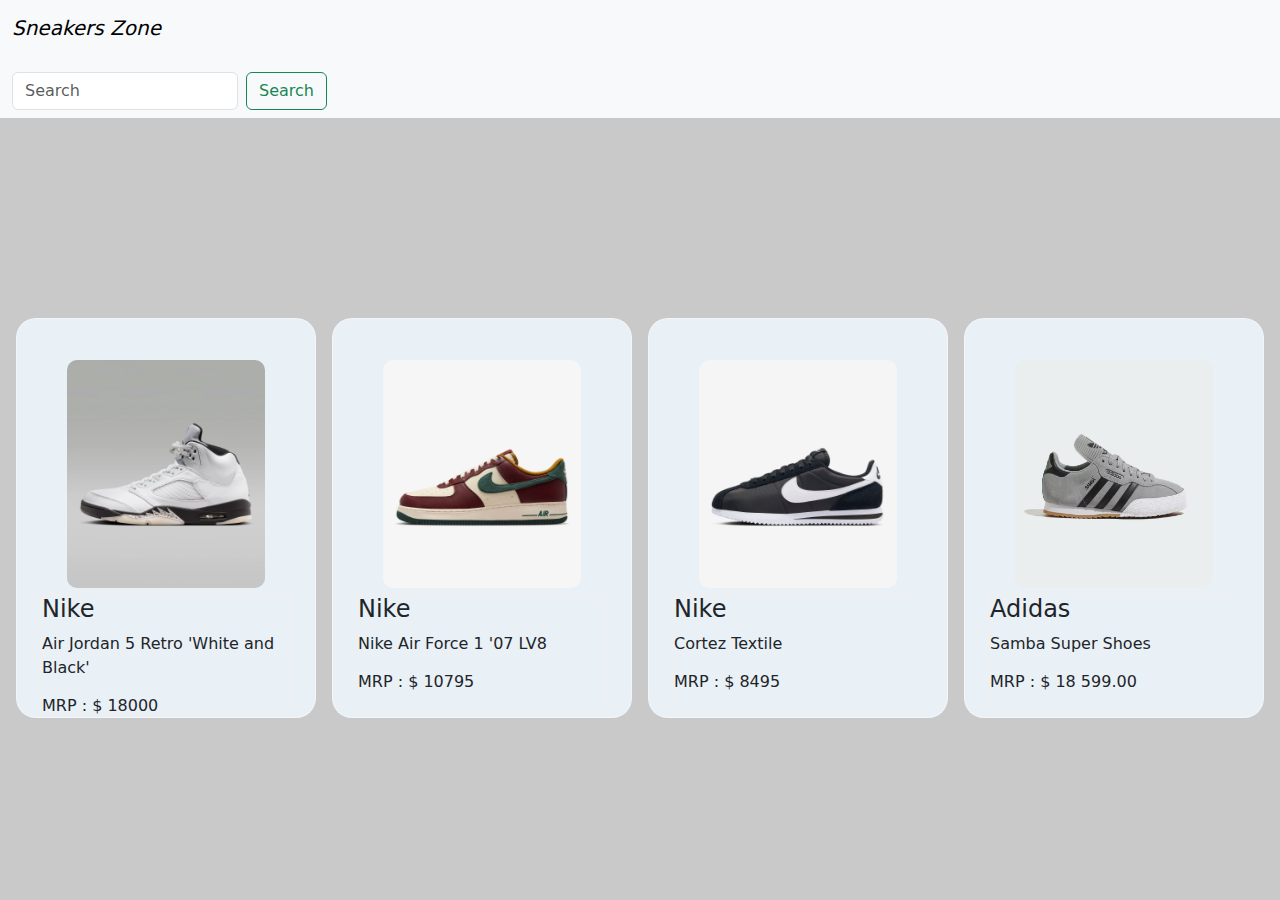
<file: index.html>
<!DOCTYPE html>
<html lang="en">
<head>
    <meta charset="UTF-8">
    <meta name="viewport" content="width=device-width, initial-scale=1.0">
    <title>ecommerse</title>
    <link rel="stylesheet" href="style1.css">
    <link href="https://cdn.jsdelivr.net/npm/bootstrap@5.3.3/dist/css/bootstrap.min.css" rel="stylesheet" integrity="sha384-QWTKZyjpPEjISv5WaRU9OFeRpok6YctnYmDr5pNlyT2bRjXh0JMhjY6hW+ALEwIH" crossorigin="anonymous">
    <script src="https://cdn.jsdelivr.net/npm/bootstrap@5.3.3/dist/js/bootstrap.bundle.min.js" integrity="sha384-YvpcrYf0tY3lHB60NNkmXc5s9fDVZLESaAA55NDzOxhy9GkcIdslK1eN7N6jIeHz" crossorigin="anonymous"></script>
</head>
<body style="background-color: rgba(128, 128, 128, 0.425);">
    <nav class="navbar bg-body-tertiary">
        <div class="container-fluid">
          <a class="navbar-brand">Sneakers Zone</a>
          <a href="bag.html"><svg xmlns="http://www.w3.org/2000/svg" width="18" height="18" fill="currentColor" class="bi bi-bag" viewBox="0 0 16 16">
            <path d="M8 1a2.5 2.5 0 0 1 2.5 2.5V4h-5v-.5A2.5 2.5 0 0 1 8 1m3.5 3v-.5a3.5 3.5 0 1 0-7 0V4H1v10a2 2 0 0 0 2 2h10a2 2 0 0 0 2-2V4zM2 5h12v9a1 1 0 0 1-1 1H3a1 1 0 0 1-1-1z"/>
          </svg></a>
          <form class="d-flex" role="search">
            <input class="form-control me-2" type="search" placeholder="Search" aria-label="Search">
            <button class="btn btn-outline-success" type="submit">Search</button>
          </form>
        </div>
      </nav>
      <div class="main">
      <div class="prdct">
        <a href="prdct _details.html">
        <div class="img"><img src="AIR+JORDAN+5+RETRO.png " alt=""></div>
      </a>
        <div class="text">
          <h4>Nike</h4>
          <p>Air Jordan 5 Retro 'White and Black'</p>
          <h6>MRP : $ 18000</h6>
        </div>
      </div>
      <div class="prdct">
        <a href="prdct_details2.html">
        <div class="img"><img src="airforce2.png"  alt=""></div>
        </a>
        <div class="text">
          <h4>Nike</h4>
          <p>Nike Air Force 1 '07 LV8</p>
          <h6>MRP : $ 10795</h6>
        </div>
      </div>
      <div class="prdct">
        <a href="prdct_details3.html">
        <div class="img">
          <img src="NIKE+CORTEZ.jpeg" alt=""></div>
        </a>
        <div class="text">
          <h4>Nike</h4>
          <p>  Cortez Textile</p>
          <h6>MRP : $ 8495</h6>
        </div>
      </div>
      <div class="prdct">
        <a href="prdct_details4.html">
        <div class="img"><img src="samba1.avif" alt=""> </div>
      </a>
        <div class="text">
          <h4>Adidas</h4>
          <p>Samba Super Shoes</p>
          <h6>MRP : $ 18 599.00
          </h6>
        </div>
      </div>
     </div>

</body>
</html>
</file>
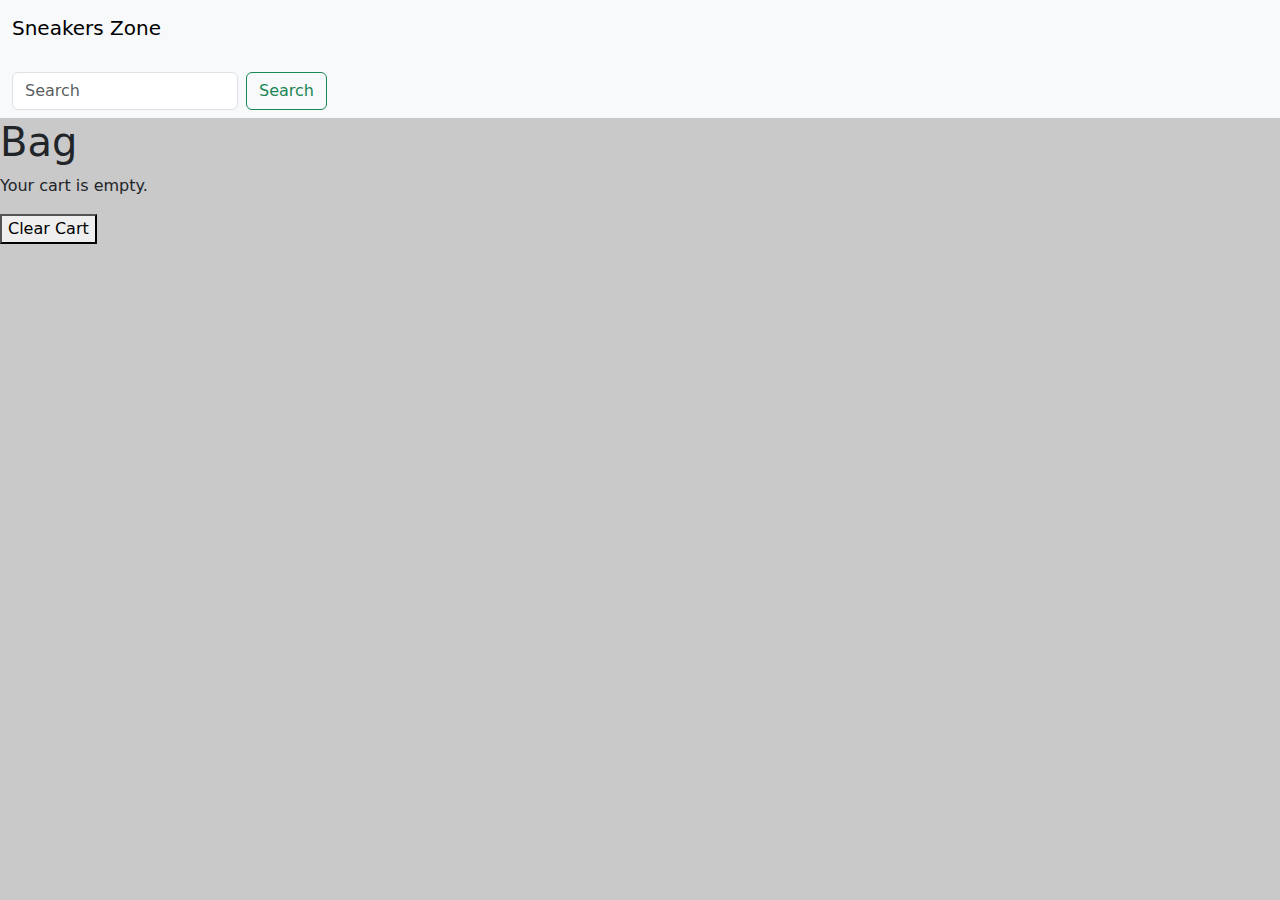
<file: bag.html>
<!DOCTYPE html>
<html lang="en">
<head>
    <meta charset="UTF-8">
    <meta name="viewport" content="width=device-width, initial-scale=1.0">
    <title>Shopping Cart</title>
    <link rel="stylesheet" href="bag.css">
    <link href="https://cdn.jsdelivr.net/npm/bootstrap@5.3.3/dist/css/bootstrap.min.css" rel="stylesheet" integrity="sha384-QWTKZyjpPEjISv5WaRU9OFeRpok6YctnYmDr5pNlyT2bRjXh0JMhjY6hW+ALEwIH" crossorigin="anonymous">
    <script src="https://cdn.jsdelivr.net/npm/bootstrap@5.3.3/dist/js/bootstrap.bundle.min.js" integrity="sha384-YvpcrYf0tY3lHB60NNkmXc5s9fDVZLESaAA55NDzOxhy9GkcIdslK1eN7N6jIeHz" crossorigin="anonymous"></script>
</head>
<body style="background-color: rgba(128, 128, 128, 0.425);">
    <nav class="navbar bg-body-tertiary">
        <div class="container-fluid">
          <a class="navbar-brand">Sneakers Zone</a>
          <a href="index.html"><svg xmlns="http://www.w3.org/2000/svg" width="16" height="16" fill="currentColor" class="bi bi-house-fill" viewBox="0 0 16 16">
            <path d="M8.707 1.5a1 1 0 0 0-1.414 0L.646 8.146a.5.5 0 0 0 .708.708L8 2.207l6.646 6.647a.5.5 0 0 0 .708-.708L13 5.793V2.5a.5.5 0 0 0-.5-.5h-1a.5.5 0 0 0-.5.5v1.293z"/>
            <path d="m8 3.293 6 6V13.5a1.5 1.5 0 0 1-1.5 1.5h-9A1.5 1.5 0 0 1 2 13.5V9.293z"/>
          </svg></a>
          <form class="d-flex" role="search">
            <input class="form-control me-2" type="search" placeholder="Search" aria-label="Search">
            <button class="btn btn-outline-success" type="submit">Search</button>
          </form>
        </div>
    </nav>
  
    <h1>Bag</h1>
    
    
    <!-- Display cart items here -->
    <div id="cart-items"></div>
    
    <!-- Display total price -->
    <div id="total-price"></div>
    
    <!-- Button to clear the entire cart -->
    <button onclick="clearCart()">Clear Cart</button>

    <script>
        // Function to display cart items
        function displayCartItems() {
            // Retrieve cart from local storage
            let cart = JSON.parse(localStorage.getItem('cart')) || [];
            let cartItemsDiv = document.getElementById('cart-items');
            let totalPrice = 0;

            cartItemsDiv.innerHTML = ''; // Clear previous content

            // If the cart is empty, show a message
            if (cart.length === 0) {
                cartItemsDiv.innerHTML = '<p>Your cart is empty.</p>';
                document.getElementById('total-price').innerHTML = '';
                return;
            }

            // Display each item in the cart
            cart.forEach((item, index) => {
                cartItemsDiv.innerHTML += `
                    <div class="cart-item">
                        <img src="${item.image}" alt="${item.name}" style="width:100px; height:auto;">
                        <p>Name: ${item.name}</p>
                        <p>Price: ₹${item.price}</p>
                        <p>Quantity: 
                            <input type="number" value="${item.quantity}" min="1" onchange="updateQuantity(${index}, this.value)">
                        </p>
                        <button onclick="removeFromCart(${index})">Remove</button>
                    </div>
                    <hr>
                `;
                totalPrice += item.price * item.quantity;
            });

            // Display total price
            document.getElementById('total-price').innerHTML = `<h3>Total: ₹${totalPrice}</h3>`;
        }

        // Function to remove an item from the cart
        function removeFromCart(index) {
            let cart = JSON.parse(localStorage.getItem('cart')) || [];

            // Remove item at the specified index
            cart.splice(index, 1);

            // Update the cart in local storage
            localStorage.setItem('cart', JSON.stringify(cart));

            // Refresh the cart display
            displayCartItems();
        }

        // Function to update the quantity of an item in the cart
        function updateQuantity(index, newQuantity) {
            let cart = JSON.parse(localStorage.getItem('cart')) || [];

            // Prevent negative or zero quantity
            if (newQuantity < 1) {
                newQuantity = 1;
            }

            // Update the quantity of the selected item
            cart[index].quantity = parseInt(newQuantity);

            // Update the cart in local storage
            localStorage.setItem('cart', JSON.stringify(cart));

            // Refresh the cart display
            displayCartItems();
        }

        // Function to clear the cart
        function clearCart() {
            // Clear the cart in local storage
            localStorage.removeItem('cart');

            // Refresh the cart display
            displayCartItems();
        }

        // Call displayCartItems on page load to show the cart
        displayCartItems();
    </script>
</body>
</html>
</file>
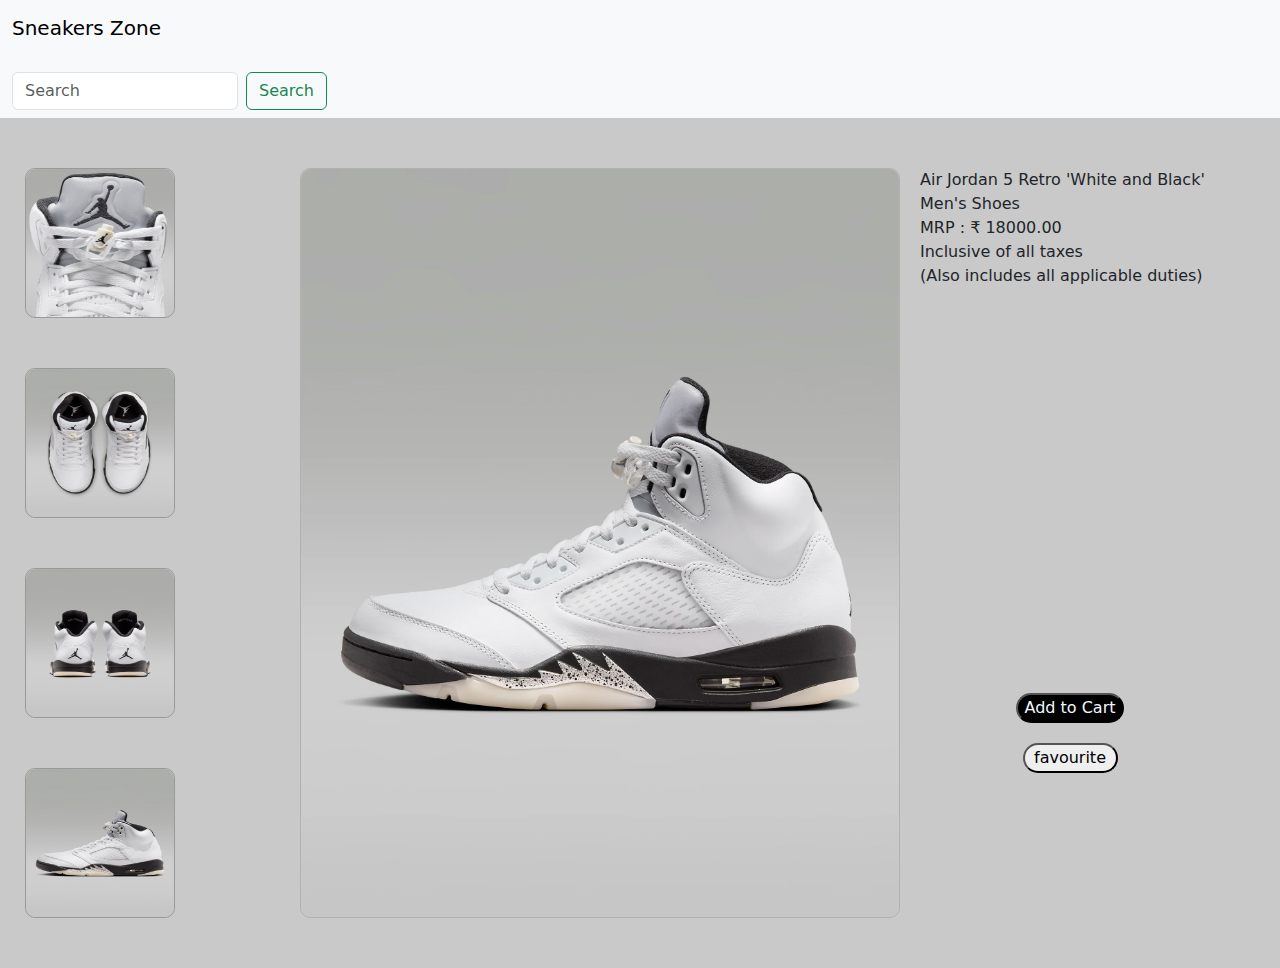
<file: prdct _details.html>
<!DOCTYPE html>
<html lang="en">
<head>
    <meta charset="UTF-8">
    <meta name="viewport" content="width=device-width, initial-scale=1.0">
    <title>Product Details</title>
    <link rel="stylesheet" href="prdct_datails.css">
    <link href="https://cdn.jsdelivr.net/npm/bootstrap@5.3.3/dist/css/bootstrap.min.css" rel="stylesheet" integrity="sha384-QWTKZyjpPEjISv5WaRU9OFeRpok6YctnYmDr5pNlyT2bRjXh0JMhjY6hW+ALEwIH" crossorigin="anonymous">
    <script src="https://cdn.jsdelivr.net/npm/bootstrap@5.3.3/dist/js/bootstrap.bundle.min.js" integrity="sha384-YvpcrYf0tY3lHB60NNkmXc5s9fDVZLESaAA55NDzOxhy9GkcIdslK1eN7N6jIeHz" crossorigin="anonymous"></script>
</head>
<body style="background-color: rgba(128, 128, 128, 0.425);">
    <nav class="navbar bg-body-tertiary">
        <div class="container-fluid">
          <a class="navbar-brand">Sneakers Zone</a>
          <a href="bag.html"><svg xmlns="http://www.w3.org/2000/svg" width="18" height="18" fill="currentColor" class="bi bi-bag" viewBox="0 0 16 16">
            <path d="M8 1a2.5 2.5 0 0 1 2.5 2.5V4h-5v-.5A2.5 2.5 0 0 1 8 1m3.5 3v-.5a3.5 3.5 0 1 0-7 0V4H1v10a2 2 0 0 0 2 2h10a2 2 0 0 0 2-2V4zM2 5h12v9a1 1 0 0 1-1 1H3a1 1 0 0 1-1-1z"/>
          </svg></a>
          <form class="d-flex" role="search">
            <input class="form-control me-2" type="search" placeholder="Search" aria-label="Search">
            <button class="btn btn-outline-success" type="submit">Search</button>
          </form>
        </div>
    </nav>

    <div class="imgs">
        <div class="simgs"><img src="AIR+JORDAN+5+RETRO (1).jpeg" alt="" onmouseover="changeImage('AIR+JORDAN+5+RETRO (1).jpeg')"></div>
        <div class="simgs"><img src="AIR+JORDAN+5+RETRO (1).png" alt="" onmouseover="changeImage('AIR+JORDAN+5+RETRO (1).png')"></div>
        <div class="simgs"><img src="AIR+JORDAN+5+RETRO.jpeg" alt="" onmouseover="changeImage('AIR+JORDAN+5+RETRO.jpeg')"></div>
        <div class="simgs"><img src="AIR+JORDAN+5+RETRO.png" alt="" onmouseover="changeImage('AIR+JORDAN+5+RETRO.png')"></div>
    </div>

    <div class="mainimg">
        <img src="AIR+JORDAN+5+RETRO.png" alt="" id="zoom">
    </div>

    <div class="text"> 
        <p>Air Jordan 5 Retro 'White and Black' <br>
           Men's Shoes <br>
           MRP : ₹ 18000.00 <br>
           Inclusive of all taxes <br>
           (Also includes all applicable duties)
        </p>
        <div class="add">
            <button style="border-radius: 30px; color: aliceblue; background-color: black; " onclick="addToCart('Air Jordan 5 Retro', 18000, 'AIR+JORDAN+5+RETRO.png')">Add to Cart</button>
        </div>
        <div class="fav">
            <button style="border-radius: 30px; width: 95px;">favourite</button>
        </div>
    </div>

    <script>
        // Change image on hover
        function changeImage(smallImg) {
            const mainImage = document.getElementById('zoom');
            mainImage.src = smallImg;
        }

        // Add to cart function
        function addToCart(name, price, image) {
            // Retrieve existing cart from local storage or initialize an empty array
            let cart = JSON.parse(localStorage.getItem('cart')) || [];

            // Check if the product is already in the cart, and if so, update the quantity
            let productIndex = cart.findIndex(product => product.name === name);
            if (productIndex !== -1) {
                cart[productIndex].quantity += 1; // Increase quantity if the item already exists
            } else {
                // Add new product to the cart with quantity 1
                let product = { name, price, image, quantity: 1 };
                cart.push(product);
            }

            // Store the updated cart back in local storage
            localStorage.setItem('cart', JSON.stringify(cart));

            // Confirm addition to the user
            alert(`${name} has been added to your cart.`);
        }
    </script>
</body>
</html>
</file>
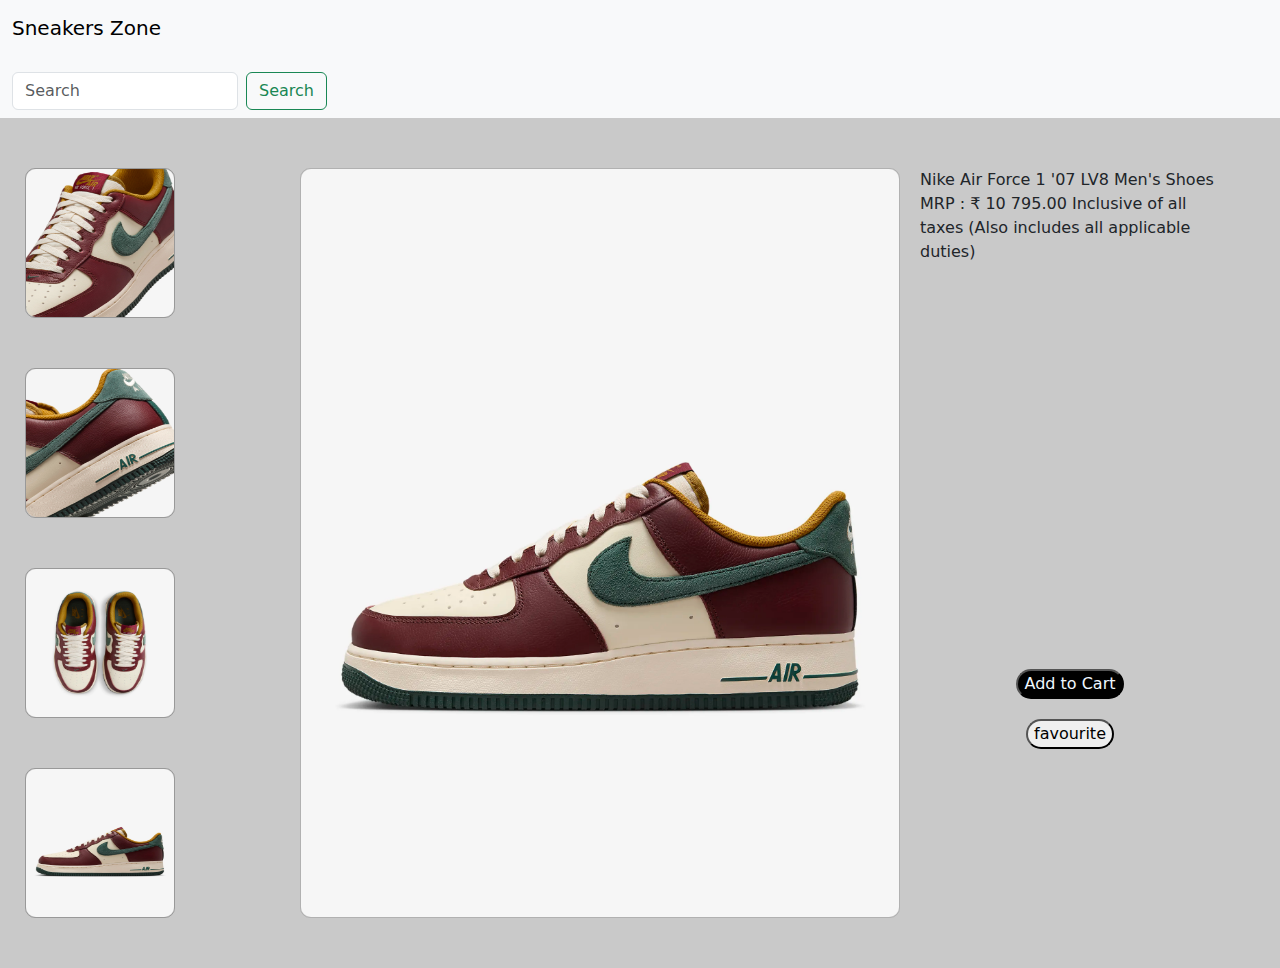
<file: prdct_details2.html>
<!DOCTYPE html>
<html lang="en">
<head>
    <meta charset="UTF-8">
    <meta name="viewport" content="width=device-width, initial-scale=1.0">
    <title>Product Details</title>
    <link rel="stylesheet" href="prdct_details2.css">
    <link href="https://cdn.jsdelivr.net/npm/bootstrap@5.3.3/dist/css/bootstrap.min.css" rel="stylesheet" integrity="sha384-QWTKZyjpPEjISv5WaRU9OFeRpok6YctnYmDr5pNlyT2bRjXh0JMhjY6hW+ALEwIH" crossorigin="anonymous">
    <script src="https://cdn.jsdelivr.net/npm/bootstrap@5.3.3/dist/js/bootstrap.bundle.min.js" integrity="sha384-YvpcrYf0tY3lHB60NNkmXc5s9fDVZLESaAA55NDzOxhy9GkcIdslK1eN7N6jIeHz" crossorigin="anonymous"></script>
</head>
<body style="background-color:  rgba(128, 128, 128, 0.425);">
    <nav class="navbar bg-body-tertiary">
        <div class="container-fluid">
          <a class="navbar-brand">Sneakers Zone</a>
          <a href="bag.html"><svg xmlns="http://www.w3.org/2000/svg" width="18" height="18" fill="currentColor" class="bi bi-bag" viewBox="0 0 16 16">
            <path d="M8 1a2.5 2.5 0 0 1 2.5 2.5V4h-5v-.5A2.5 2.5 0 0 1 8 1m3.5 3v-.5a3.5 3.5 0 1 0-7 0V4H1v10a2 2 0 0 0 2 2h10a2 2 0 0 0 2-2V4zM2 5h12v9a1 1 0 0 1-1 1H3a1 1 0 0 1-1-1z"/>
          </svg></a>
          <form class="d-flex" role="search">
            <input class="form-control me-2" type="search" placeholder="Search" aria-label="Search">
            <button class="btn btn-outline-success" type="submit">Search</button>
          </form>
        </div>
      </nav>
      <div class="imgs">
        <div class="simgs"><img src="airforce1.png" alt="" onmouseover="changeImage('airforce1.png')"></div>
        <div class="simgs"><img src="airforce3.jpeg" alt=""onmouseover="changeImage('airforce3.jpeg')"></div>
        <div class="simgs"><img src="airforce4.png" alt=""onmouseover="changeImage('airforce4.png')"></div>
        <div class="simgs"><img src="airforce2.png" alt=""onmouseover="changeImage('airforce2.png')" ></div>
      </div>
      <div class="mainimg">
        <img src="airforce2.png" alt="" id="zoom">
      </div>
      <div class="text">
        <p>Nike Air Force 1 '07 LV8
          Men's Shoes
          MRP : ₹ 10 795.00
          Inclusive of all taxes
          (Also includes all applicable duties)</p>
            <div class="add">
              <button style="background-color: black; color: aliceblue; border-radius: 30px;" onclick="addToCart('Nike Air Force 1', 10795, 'airforce2.png')">Add to Cart</button>
            </div>
            <div class="fav">
                <button style="border-radius: 30px; width: px;">favourite</button>
            </div>
      </div>
      <script>
      
        // Change image on hover
        function changeImage(smallImg) {
            const mainImage = document.getElementById('zoom');
            mainImage.src = smallImg;
        }

        // Add to cart function
        function addToCart(name, price, image) {
            // Retrieve existing cart from local storage or initialize an empty array
            let cart = JSON.parse(localStorage.getItem('cart')) || [];

            // Check if the product is already in the cart, and if so, update the quantity
            let productIndex = cart.findIndex(product => product.name === name);
            if (productIndex !== -1) {
                cart[productIndex].quantity += 1; // Increase quantity if the item already exists
            } else {
                // Add new product to the cart with quantity 1
                let product = { name, price, image, quantity: 1 };
                cart.push(product);
            }

            // Store the updated cart back in local storage
            localStorage.setItem('cart', JSON.stringify(cart));

            // Confirm addition to the user
            alert(`${name} has been added to your cart.`);
        }
    
      


      </script>
    
</body>
</html>
</file>
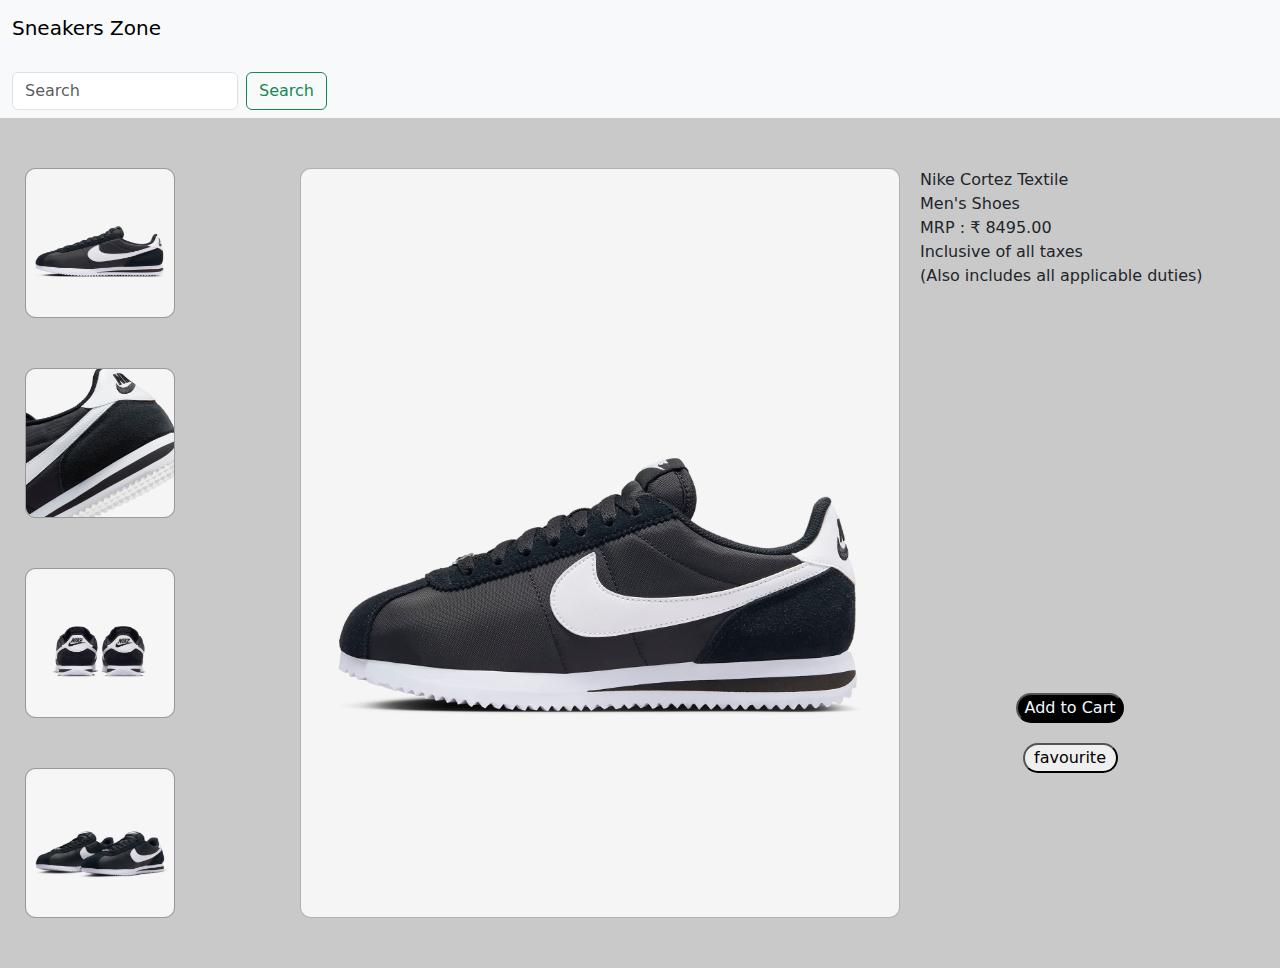
<file: prdct_details3.html>
<!DOCTYPE html>
<html lang="en">
<head>
    <meta charset="UTF-8">
    <meta name="viewport" content="width=device-width, initial-scale=1.0">
    <title>Product Details</title>
    <link rel="stylesheet" href="prdct_details3.css">
    <link href="https://cdn.jsdelivr.net/npm/bootstrap@5.3.3/dist/css/bootstrap.min.css" rel="stylesheet" integrity="sha384-QWTKZyjpPEjISv5WaRU9OFeRpok6YctnYmDr5pNlyT2bRjXh0JMhjY6hW+ALEwIH" crossorigin="anonymous">
    <script src="https://cdn.jsdelivr.net/npm/bootstrap@5.3.3/dist/js/bootstrap.bundle.min.js" integrity="sha384-YvpcrYf0tY3lHB60NNkmXc5s9fDVZLESaAA55NDzOxhy9GkcIdslK1eN7N6jIeHz" crossorigin="anonymous"></script>
</head>
<body style="background-color: rgba(128, 128, 128, 0.425);">
    <nav class="navbar bg-body-tertiary">
        <div class="container-fluid">
          <a class="navbar-brand">Sneakers Zone</a>
          <a href="bag.html"><svg xmlns="http://www.w3.org/2000/svg" width="18" height="18" fill="currentColor" class="bi bi-bag" viewBox="0 0 16 16">
            <path d="M8 1a2.5 2.5 0 0 1 2.5 2.5V4h-5v-.5A2.5 2.5 0 0 1 8 1m3.5 3v-.5a3.5 3.5 0 1 0-7 0V4H1v10a2 2 0 0 0 2 2h10a2 2 0 0 0 2-2V4zM2 5h12v9a1 1 0 0 1-1 1H3a1 1 0 0 1-1-1z"/>
          </svg></a>
          <form class="d-flex" role="search">
            <input class="form-control me-2" type="search" placeholder="Search" aria-label="Search">
            <button class="btn btn-outline-success" type="submit">Search</button>
          </form>
        </div>
    </nav>

    <div class="imgs">
        <div class="simgs"><img src="NIKE+CORTEZ.jpeg" alt="" onmouseover="changeImage('NIKE+CORTEZ.jpeg')"></div>
        <div class="simgs"><img src="NIKE+CORTEZ+TXT.jpeg" alt="" onmouseover="changeImage('NIKE+CORTEZ+TXT.jpeg')"></div>
        <div class="simgs"><img src="NIKE+CORTEZ.png" alt="" onmouseover="changeImage('NIKE+CORTEZ.png')"></div>
        <div class="simgs"><img src="NIKE+CORTEZ (1).png" alt="" onmouseover="changeImage('NIKE+CORTEZ (1).png')"></div>
    </div>

    <div class="mainimg">
        <img src="NIKE+CORTEZ.jpeg" alt="" id="zoom">
    </div>

    <div class="text"> 
        <p>Nike Cortez Textile <br>
           Men's Shoes <br>
           MRP : ₹ 8495.00 <br>
           Inclusive of all taxes <br>
           (Also includes all applicable duties)
        </p>
        <div class="add">
            <button style="border-radius: 30px; color: aliceblue; background-color: black; " onclick="addToCart('Nike Cortez Textile', 8495, 'NIKE+CORTEZ.jpeg')">Add to Cart</button>
        </div>
        <div class="fav">
            <button style="border-radius: 30px; width: 95px;">favourite</button>
        </div>
    </div>

    <script>
        // Change image on hover
        function changeImage(smallImg) {
            const mainImage = document.getElementById('zoom');
            mainImage.src = smallImg;
        }

        // Add to cart function
        function addToCart(name, price, image) {
            // Retrieve existing cart from local storage or initialize an empty array
            let cart = JSON.parse(localStorage.getItem('cart')) || [];

            // Check if the product is already in the cart, and if so, update the quantity
            let productIndex = cart.findIndex(product => product.name === name);
            if (productIndex !== -1) {
                cart[productIndex].quantity += 1; // Increase quantity if the item already exists
            } else {
                // Add new product to the cart with quantity 1
                let product = { name, price, image, quantity: 1 };
                cart.push(product);
            }

            // Store the updated cart back in local storage
            localStorage.setItem('cart', JSON.stringify(cart));

            // Confirm addition to the user
            alert(`${name} has been added to your cart.`);
        }
    </script>
</body>
</html>
</file>
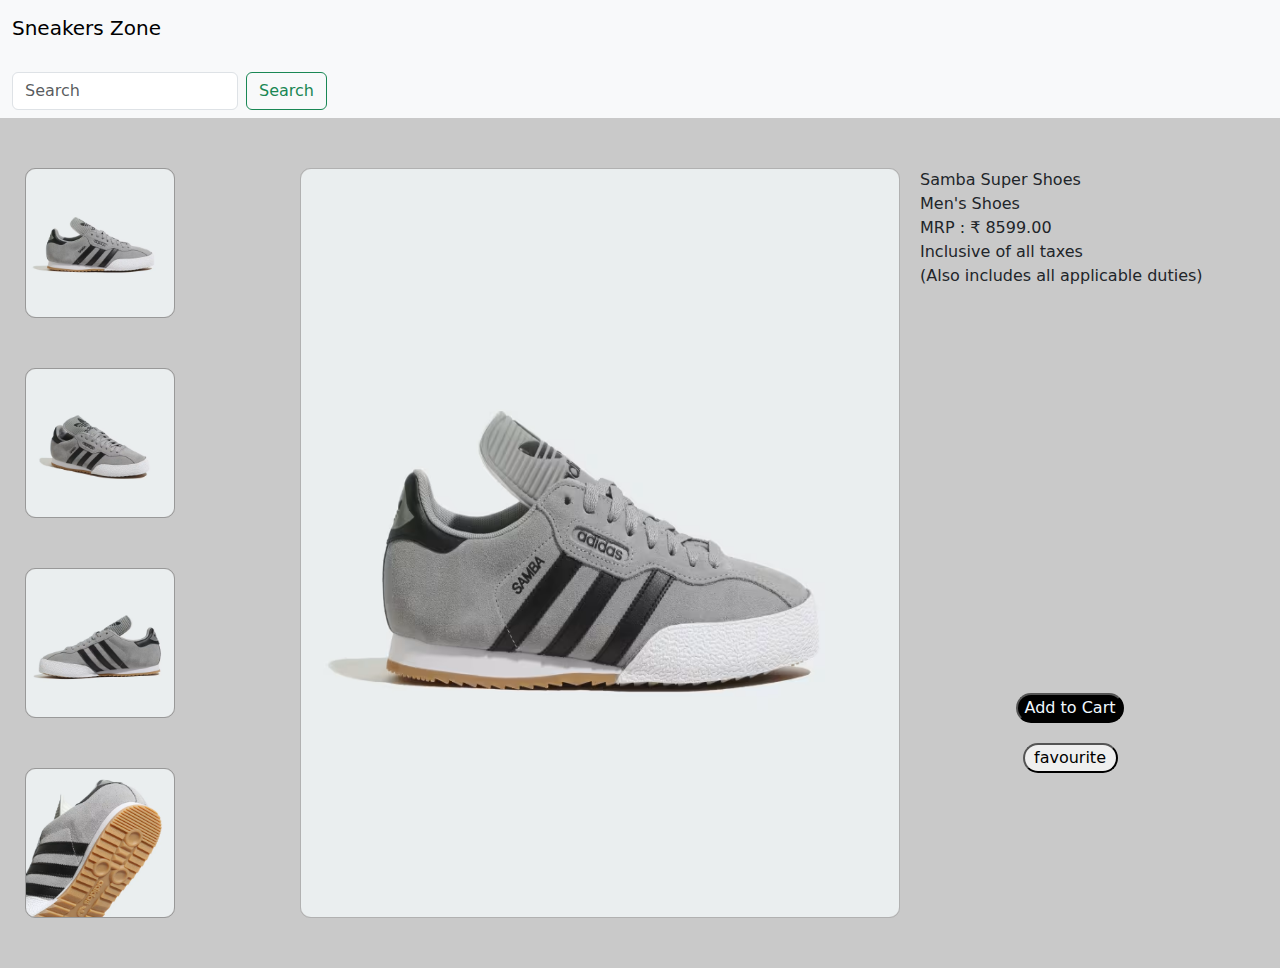
<file: prdct_details4.html>
<!DOCTYPE html>
<html lang="en">
<head>
    <meta charset="UTF-8">
    <meta name="viewport" content="width=device-width, initial-scale=1.0">
    <title>Product Details</title>
    <link rel="stylesheet" href="prdct_details4.css">
    <link href="https://cdn.jsdelivr.net/npm/bootstrap@5.3.3/dist/css/bootstrap.min.css" rel="stylesheet" integrity="sha384-QWTKZyjpPEjISv5WaRU9OFeRpok6YctnYmDr5pNlyT2bRjXh0JMhjY6hW+ALEwIH" crossorigin="anonymous">
    <script src="https://cdn.jsdelivr.net/npm/bootstrap@5.3.3/dist/js/bootstrap.bundle.min.js" integrity="sha384-YvpcrYf0tY3lHB60NNkmXc5s9fDVZLESaAA55NDzOxhy9GkcIdslK1eN7N6jIeHz" crossorigin="anonymous"></script>
</head>
<body style="background-color: rgba(128, 128, 128, 0.425);">
    <nav class="navbar bg-body-tertiary">
        <div class="container-fluid">
          <a class="navbar-brand">Sneakers Zone</a>
          <a href="bag.html"><svg xmlns="http://www.w3.org/2000/svg" width="18" height="18" fill="currentColor" class="bi bi-bag" viewBox="0 0 16 16">
            <path d="M8 1a2.5 2.5 0 0 1 2.5 2.5V4h-5v-.5A2.5 2.5 0 0 1 8 1m3.5 3v-.5a3.5 3.5 0 1 0-7 0V4H1v10a2 2 0 0 0 2 2h10a2 2 0 0 0 2-2V4zM2 5h12v9a1 1 0 0 1-1 1H3a1 1 0 0 1-1-1z"/>
          </svg></a>
          <form class="d-flex" role="search">
            <input class="form-control me-2" type="search" placeholder="Search" aria-label="Search">
            <button class="btn btn-outline-success" type="submit">Search</button>
          </form>
        </div>
    </nav>

    <div class="imgs">
        <div class="simgs"><img src="samba1.avif" alt="" onmouseover="changeImage('samba1.avif')"></div>
        <div class="simgs"><img src="samba2.avif" alt="" onmouseover="changeImage('samba2.avif')"></div>
        <div class="simgs"><img src="samba3.avif" alt="" onmouseover="changeImage('samba3.avif')"></div>
        <div class="simgs"><img src="samba4.avif" alt="" onmouseover="changeImage('samba4.avif')"></div>
    </div>

    <div class="mainimg">
        <img src="samba1.avif" alt="" id="zoom">
    </div>

    <div class="text"> 
        <p>Samba Super Shoes <br>
           Men's Shoes <br>
           MRP : ₹ 8599.00 <br>
           Inclusive of all taxes <br>
           (Also includes all applicable duties)
        </p>
        <div class="add">
            <button style="border-radius: 30px; color: aliceblue; background-color: black; " onclick="addToCart('Samba super Shoes', 8599, 'samba1.avif')">Add to Cart</button>
        </div>
        <div class="fav">
            <button style="border-radius: 30px; width: 95px;">favourite</button>
        </div>
    </div>

    <script>
        // Change image on hover
        function changeImage(smallImg) {
            const mainImage = document.getElementById('zoom');
            mainImage.src = smallImg;
        }

        // Add to cart function
        function addToCart(name, price, image) {
            // Retrieve existing cart from local storage or initialize an empty array
            let cart = JSON.parse(localStorage.getItem('cart')) || [];

            // Check if the product is already in the cart, and if so, update the quantity
            let productIndex = cart.findIndex(product => product.name === name);
            if (productIndex !== -1) {
                cart[productIndex].quantity += 1; // Increase quantity if the item already exists
            } else {
                // Add new product to the cart with quantity 1
                let product = { name, price, image, quantity: 1 };
                cart.push(product);
            }

            // Store the updated cart back in local storage
            localStorage.setItem('cart', JSON.stringify(cart));

            // Confirm addition to the user
            alert(`${name} has been added to your cart.`);
        }
    </script>
</body>
</html>
</file>
<file: style1.css>
.navbar-brand{
    font-style: italic;

}
.prdct{
    height: 400px;
    width: 300px;
    border:solid 1px rgba(255, 255, 255, 0.377);
    background-color: rgba(240, 248, 255, 0.836);
    border-radius: 20px;
    
}
.img{
    height: 230px;
    width: 200px;
    border-radius: 10px;
    border: 1px solid rgba(220, 220, 220, 0);
    margin: auto;
    margin-top: 40px;
}
img{
    border-radius: 10px;
    width: 100%;
    height: 100%;
}
.main{
    width: 100%;
    height: 500px;
    margin: auto;
    margin-top: 200px;
    display: flex;
    justify-content: center;
    justify-content:space-evenly ;
}
.img :hover{
    transform: scale(1.1);
}
.text{
    height: 120px;
    width: 250px;
    border: solid 1px rgb(243, 238, 238);
    margin: auto;
    margin-top: 5px;
    
    
}
svg{
    margin-left: 1300px;
    color: black;
}
</file>
<file: bag.css>
/* General cart container styling */
.cart-container {
    max-width: 800px;
    margin: 100px auto;
    padding: 20px;
    border: 1px solid #ddd;
    border-radius: 8px;
    box-shadow: 0 4px 8px rgba(0, 0, 0, 0.1);
    background-color: #f9f9f9;
  }
  
  /* Cart item styling */
  .cart-item {
    display: flex;
    align-items: center;
    justify-content: space-between;
    border-bottom: 1px solid #ddd;
    padding: 15px 0;
  }
  
  .cart-item:last-child {
    border-bottom: none;
  }
  
  /* Product image styling */
  .cart-item img {
    width: 80px;
    height: auto;
    border-radius: 10px;
    margin-left: 50px;
  }
  

  .cart-item p {
    margin: 0;
    font-size: 20px;
    color: #333;
    font-weight: 700;
  }
  .cart-item button {
    border-radius: 10px;
    margin-right: 50px;
  }
  
  
  
  
  
  
  svg{
    margin-left: 1300px;
    color: black;
}
</file>
<file: prdct_datails.css>
.imgs{
    height:800px;
    width: 200px;

    display:grid;
    justify-content: center;
    justify-content: space-evenly;
    margin-top: 50px;

}
.simgs{
    height: 150px;
    width: 150px;
    border: 1px solid rgba(128, 128, 128, 0.664);
    border-radius: 10px;
}
img{
    height: 100%;
    width: 100%;
    border-radius: 10px;
}

.simgs :hover{
    transform: scale(1.1);
}
.mainimg{
    height: 750px;
    width: 600px;
    border: 1px solid rgba(128, 128, 128, 0.329);
    margin-left: 300px;
    margin-top: -800px;
    border-radius: 10px;

}
.text{
    height: 750px;
    width: 300px;
    margin-left: 920px;
    margin-top: -750px;
    border-radius: 10px;

}
.add{
    height: 40px;
    width: 180px;
    text-align: center;
    margin-top: 400px;
    margin-left: 60px;
    padding-top: 5px;
}
.add  :hover{
    transform: scale(1.1);
}
.fav{
    height: 40px;
    width: 180px;
    text-align: center;
    margin-top: 10px;
    margin-left: 60px;
    padding-top: 5px;
}
.fav  :hover{
    transform: scale(1.1);
}
svg{
    margin-left: 1300px;
    color: black;
}
</file>
<file: prdct_details2.css>
.imgs{
    height:800px;
    width: 200px;

    display:grid;
    justify-content: center;
    justify-content: space-evenly;
    margin-top: 50px;

}
.simgs{
    height: 150px;
    width: 150px;
    border: 1px solid rgba(128, 128, 128, 0.664);
    border-radius: 10px;
}
img{
    height: 100%;
    width: 100%;
    border-radius: 10px;
}
.simgs :hover{
    transform: scale(1.1);
}
.mainimg{
    height: 750px;
    width: 600px;
    border: 1px solid rgba(128, 128, 128, 0.329);
    margin-left: 300px;
    margin-top: -800px;
    border-radius: 10px;

}
.text{
    height: 750px;
    width: 300px;
    margin-left: 920px;
    margin-top: -750px;
    border-radius: 10px;

}
.add{
    height: 40px;
    width: 180px;

    text-align: center;
    margin-top: 400px;
    margin-left: 60px;
    padding-top: 5px;
}
.add  :hover{
    transform: scale(1.1);
}
.fav{
    height: 40px;
    width: 180px;
     text-align: center;
    margin-top: 10px;
    margin-left: 60px;
    padding-top: 5px;
}
.fav  :hover{
    transform: scale(1.1);
}
svg{
    margin-left: 1300px;
    color: black;
}
</file>
<file: prdct_details3.css>
.imgs{
    height:800px;
    width: 200px;

    display:grid;
    justify-content: center;
    justify-content: space-evenly;
    margin-top: 50px;

}
.simgs{
    height: 150px;
    width: 150px;
    border: 1px solid rgba(128, 128, 128, 0.664);
    border-radius: 10px;
}
img{
    height: 100%;
    width: 100%;
    border-radius: 10px;
}


.simgs :hover{
    transform: scale(1.1);
}
.mainimg{
    height: 750px;
    width: 600px;
    border: 1px solid rgba(128, 128, 128, 0.329);
    margin-left: 300px;
    margin-top: -800px;
    border-radius: 10px;

}
.text{
    height: 750px;
    width: 300px;
    margin-left: 920px;
    margin-top: -750px;
    border-radius: 10px;

}
.add{
    height: 40px;
    width: 180px;
    text-align: center;
    margin-top: 400px;
    margin-left: 60px;
    padding-top: 5px;
}
.add  :hover{
    transform: scale(1.1);
}
.fav{
    height: 40px;
    width: 180px;
    text-align: center;
    margin-top: 10px;
    margin-left: 60px;
    padding-top: 5px;
}
.fav  :hover{
    transform: scale(1.1);
}
svg{
    margin-left: 1300px;
    color: black;
}
</file>
<file: prdct_details4.css>
.imgs{
    height:800px;
    width: 200px;

    display:grid;
    justify-content: center;
    justify-content: space-evenly;
    margin-top: 50px;

}
.simgs{
    height: 150px;
    width: 150px;
    border: 1px solid rgba(128, 128, 128, 0.664);
    border-radius: 10px;
}
img{
    height: 100%;
    width: 100%;
    border-radius: 10px;
}

.simgs :hover{
    transform: scale(1.1);
}
.mainimg{
    height: 750px;
    width: 600px;
    border: 1px solid rgba(128, 128, 128, 0.329);
    margin-left: 300px;
    margin-top: -800px;
    border-radius: 10px;

}
.text{
    height: 750px;
    width: 300px;
    margin-left: 920px;
    margin-top: -750px;
    border-radius: 10px;

}
.add{
    height: 40px;
    width: 180px;
    text-align: center;
    margin-top: 400px;
    margin-left: 60px;
    padding-top: 5px;
}
.add  :hover{
    transform: scale(1.1);
}
.fav{
    height: 40px;
    width: 180px;
    text-align: center;
    margin-top: 10px;
    margin-left: 60px;
    padding-top: 5px;
}
.fav  :hover{
    transform: scale(1.1);
}
svg{
    margin-left: 1300px;
    color: black;
}
</file>
